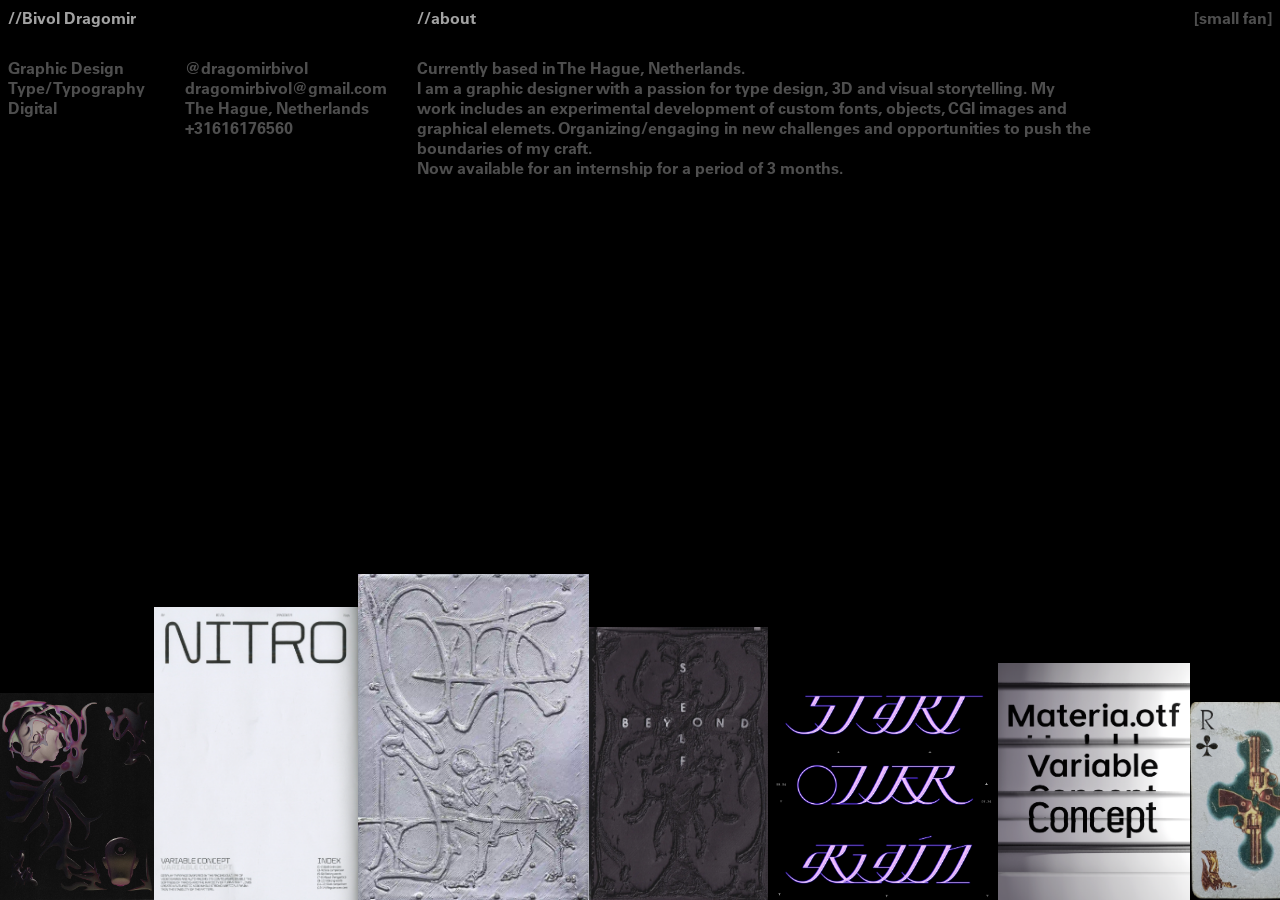
<file: index.html>
<!DOCTYPE html>
<html lang="en">
<head>
    <meta charset="UTF-8">
    <meta name="viewport" content="width=device-width, initial-scale=1.0">
    <link rel="stylesheet" href="style.css">
    <script src="active.js" defer></script>
    <title>Dragomir Bivol</title>
</head>
<body>
  <div class="text">
    <div class="text-grid">
      <div class="text-home">//Bivol Dragomir</div>
      <!-- <div class="text-header">[Contant]</div> -->
      <div class="text-currently">//about
      </div>
      <div class="text-contact"><a href="start.html">[small fan]</a>
      </div>
      <!-- <div class="text-index"><a href="start.html">[index soon]</a></div> -->
       <div class="text-list">Graphic Design<br>Type/ Typography<br>Digital
      </div>
      <div class="text-body"><a href="https://www.instagram.com/drugoimirbivol/">@dragomirbivol</a><br>
        <a href="mailto:dragomirbivol@gmail.com">dragomirbivol@gmail.com</a><br>
        The Hague, Netherlands<br>
        +31616176560
      </div>

      <div class="text-body-currently">
        Currently based in The Hague, Netherlands.<br>I am a graphic designer with a passion for type design, 3D and visual storytelling. My work includes an experimental development of custom fonts, objects, CGI images and graphical elemets. Organizing/engaging in new challenges and opportunities to push the boundaries of my craft. <br>Now available for an internship for a period of 3 months.
      </div>
      
    </div>
  </div>

    <div class="main-content">
    <div class="grid-container">

      <div class="grid-item" style="width: 12%;">
        <img src="images/imd7.webp" alt="Image 2" data-overlay="overlay2" data-number="[02]" data-title="CONSCIOUS AI" data-description="In the era of artificial intelligence, I found myself wondering what AI would look like if it had a body. The patterns that emerged in my mind as impulses have finally come to life. Its curved and simple yet complex appearance brings the narrative into action.
It needs no movement. Being connected to the web, it has access to vast amounts of data, upon which daily analyses are based.
Awareness will emerge only in symbiosis with a living being. Therefore, vegetation becomes a mandatory element for interaction with the environment."
        data-images="images/imd1.webp, images/imd4.webp, images/imd6.webp, images/imd7.webp,/images/imd8.webp"/>
      </div>

      <div class="grid-item" style="width: 16%;">
        <img src="images/nitro8.webp"
        alt="Image 1"
        data-overlay="overlay1"
        data-number="[01]"
        data-title="NITRO SPECIMEN"
        data-description="The inspiration for this typeface was drawn from the fonts and aesthetics of 90s racing games, which featured blocky shapes, wide proportions, and simple but effective letterforms.
The difference between the regular and bold weights lies in the contrast between curves and straight lines. The bold weight has a softer feel, while the regular weight conveys a more industrial, brutalist vibe. Bold, on the other hand, draws inspiration from the contemporary racing industry. Its weight evokes the thickness of F1 tires (see letters r, s, g), while other letters are inspired by the aerodynamic curves of F1 cars."
        data-images="images/nitro1.webp, images/nitro8.webp, images/nitro6.webp,  /images/nitro2.webp, images/nitro9.webp, images/nitro10.webp,  /images/nitro5.webp, images/nitro11.webp, images/nitro4.webp, images/nitro12.webp, images/nitro13.webp, images/nitro14.webp, images/nitro7.webp, images/nitro3.webp"/>
      </div>

      <div class="grid-item" style="width: 18%;">
        <img src="images/3dtests4.webp" alt="Image 2" data-overlay="overlay2" data-number="[02]" data-title="3D ETUDES" data-description="I imagined a future world where unusual creatures take casual walks through a typographic, mysterious forest. The illustration blends ancient artifacts with the aesthetics of futuristic and alien objects.
The primary focus of the project was to experiment with tools and explore a new visual language within the graphic design discipline."
        data-images="images/3dtests4.webp, images/3dtests10.webp, images/3dtests6.webp, images/3dtests11.webp,/images/3dtests12.webp, images/3dtests7.webp, images/3dtests13.webp, images/3dtests8.webp,  /images/3dtests9.webp, "/>
      </div>
      <div class="grid-item" style="width: 14%;"> 
        <img src="images/3dbook14.webp" alt="Image 2" data-overlay="overlay2" data-number="[02]" data-title="BEYOND SELF" data-description="3D Printed publication that explores how people engaged in various forms of body modification, practices often imbued with cultural, religious, or ritualistic
significance. Beyond their symbolic value, some modifications carried potential medical ideas. Body painting and tattooing, using pigments from natural sources, not only symbolized tribal affiliations but may have also held medicinal or spiritual purposes. The crafting of jewelry from bones, shells, or stones served not just as social markers but potentially as amulets with perceived healing properties. Cranial deformation and dental modifications, while culturally driven, might have been rooted in early medical concepts, intertwining aesthetics with rudimentary health practices
in prehistoric societies and so on"
        data-images="images/3dbook1.webp, images/3dbook14.webp, images/3dbook15.webp, images/3dbook12.webp, images/3dbook13.webp, images/3dbook9.webp, images/3dbook16.webp, images/3dbook17.webp, images/3dbook20.webp, images/3dbook10.webp,"/>
      </div>
      

      <div class="grid-item" style="width: 18%;">
        <img src="images/mohawk2.webp" alt="Image 2" data-overlay="overlay2" data-number="[02]" data-title="MOHAWK.TTF" data-description="Mohawk is a bold display typeface inspired by Cristiano Ronaldo’s haircut. It has thin, calligraphy-style strokes and sharp lines that create a strong and natural rhythm. Mohawk is an experimental font with an unexpected look that feels both modern and creative."
        data-images="images/mohawk.webp, images/mohawk9.webp, images/mohawk8.webp, images/mohawk3.webp, images/mohawk5.webp, images/mohawk6.webp, images/mohawk7.webp, images/mohawk2.webp, images/mohawk1.webp, "/>
      </div>

      <div class="grid-item" style="width: 15%;">
        <img src="images/materia9.webp" alt="Image 2" data-overlay="overlay2" data-number="[02]" data-title="MATERIA.OTF" data-description="To give visual form to a revolutionary idea means to transform energy and history into a symbol.
A thousand men, dressed in red, land in Marsala. Not a regular army, but volunteers driven by an ideal of freedom and unity. It’s 1860, and the Expedition of the Thousand is about to change the course of Italian history.

Our goal was to capture this spirit in a typeface—one that is not only a tribute to memory, but also a source of inspiration for the present.

We chose a Grotesk structure: solid and resolute, like the determination of Garibaldi and his men. But we didn’t want a typeface that felt closed, rigid, or institutional. The revolutionary progressivism of those volunteers had to be translated into a typographic gesture that spoke of movement and change.

That's why, at the ends of the strokes, we introduced two sharp, slanted cuts—angled at 18° and 60°, respectively."
        data-images="images/materia.webp, images/materia1.webp,/images/materia13.webp, images/materia15.webp,/images/materia16.webp, images/materia6.gif, images/materia10.webp,/images/materia11.webp, images/materia4.gif, images/materia12.webp,  /images/materia7.gif,/images/materia17.webp,/images/materia18.webp, images/materia14.gif"/>
      </div>

       <div class="grid-item" style="width: 10%;">
        <img src="images/reversible.webp " alt="Image 2" data-overlay="overlay2" data-number="[02]" data-title="REVERSIBLE.OTF" data-description="Reversible.otf is a variable typeface inspired by playing cards from post-Soviet times. It has two styles: Display, which features sharp, bold details, and Book, designed to be clear and easy to read at small sizes. The typeface has a cool medieval vibe, like the kind you’d see on old knight’s armor or shields, but it still feels cozy and modern — just like the evening by playing cards.

Imagine a knight from the past, strong and proud, carrying symbols that tell stories..."
        data-images="images/reversible0.webp,/images/reversible16.webp,/images/reversible17.webp,/images/reversible18.webp, images/reversible4.webp, images/reversible10.webp, images/reversible5.webp, images/reversible6.webp, images/reversible7.webp, images/reversible8.webp, images/reversible9.webp,  /images/reversible11.webp, images/reversible13.webp, images/reversible1.webp,"/>
      </div>
      
      
      <div class="grid-item" style="width: 20%;">
        <img src="images/printjob21.webp" alt="Image 2" data-overlay="overlay2" data-number="[02]" data-title="TRAFORM X REWIRE" data-description="“An unknown object was discovered in the
lake, approximately 15 km from the city. The object had an elongated shape with dense typography. Its origin is yet to be determined.”
Going further into my experiments, I broke the principles of traditional flyer design and approached it from a fourth perspective. Now, the flyer functions as a totem that can be placed at the entrance of the event, carrying a spiritual meaning."
        data-images="images/printjob4.webp, images/printjob3.webp, images/printjob2.webp, images/printjob1.webp,/images/printjob9.webp, images/printjob11.webp, images/printjob13.webp, images/printjob14.webp, images/printjob15.webp, images/printjob16.webp, images/printjob17.webp, images/printjob18.webp, images/printjob20.webp, images/printjob21.webp, "/>
      </div>
      <div class="grid-item" style="width: 16%;">
        <img src="images/textile2.webp" alt="Image 2" data-overlay="overlay2" data-number="[02]" data-title="TRAVEL INTO
THE WORLD OF
SEEDS" data-description="A series of six textile pieces, each measuring 200 × 40 cm. The chosen technique was hand-drawn calligraphy using thick Japanese ink and a flat brush.
The six fairy tales were selected to reinterpret their titles in an illustrative form, incorporating characteristic elements according to each genre.
The most important elements were created by accident. Bleeds and broken curves contribute an overall human touch to the composition."
        data-images="images/textile18.webp,/images/textile3.webp,  /images/textile14.webp, images/textile5.webp,  /images/textile16.webp, images/textile6.webp, images/textile7.webp,  /images/textile4.webp,/images/textile8.webp, images/textile11.webp, images/textile15.webp, images/textile12.webp, images/textile13.webp, images/textile17.webp,  /images/textile2.webp, "/>
      </div>
      <div class="grid-item" style="width: 13%;">
        <img src="images/axelent.webp" alt="Image 2" data-overlay="overlay2" data-number="[02]" data-title="AXELENT.OTF" data-description="Axelent is a strict and elegant typeface, that draws its inspiration from the shape of the tools used in metallurgical industry like axe, hammer and anvil. Designed mostly for display large size, Axelent has soft outlines, slab serif and medium contrast. Characteristic for this typeface are several curves that end in a sharp angle and overall sharp cuts, thus referencing to the smooth surface of the handle, dangerous aspect of the blade and flat surface of the anvil. It is available in a complete lowercase set, with some extra capitals."
        data-images="images/axelent1.webp, images/axelent2.webp, images/axelent3.webp, images/axelent4.webp, images/axelent5.webp,  /images/axelent6.webp,  /images/axelent7.webp,  /images/axelent8.webp, images/axelent9.webp, images/axelent10.webp, images/axelent11.webp, images/axelent12.webp, images/axelent13.webp"/>
      </div>
      <div class="grid-item" style="width: 13%;">
        <img src="images/cd9.webp" alt="Image 2" data-overlay="overlay2" data-number="[02]" data-title="CD NITROUS" data-description="Nitrous is a fictional game concept inspired by racing video games, particularly the nitrous system used for accelerating cars. The CD cover draws inspiration from the Need for Speed series, featuring striking car angles and chrome typography.
Inside, there is a small specimen booklet of the Nitro typeface, including research references and descriptive text."
        data-images="images/cd5.webp, images/cd1.webp, images/cd2.webp, images/cd9.webp, images/cd7.webp, images/cd8.webp, images/cd3.webp"/>
      </div>

     
      <div class="grid-item" style="width: 13%;">
        <img src="images/blade12.webp" alt="Image 2" data-overlay="overlay2" data-number="[02]" data-title="BLADES STRIKES AND BRUSH STROKES" data-description=" Philosophy essay in which I unfolded the importance of martial arts practice, focusing on its primordial aspects of consistency, flow, and structure, drawing subtle analogies within the realm of graphic design, trying to piece together that the principles of martial arts are tied to artistic development. Comparable to the rigor of graphic design, the dissection of these elements will serve as an empty canvas on which the seemingly far and disconnected practices will merge together. I will discuss how principles of Kung-fu and Bushido are interlinked and will explore the notion of how martial arts can benefit artistic development. "
        data-images="images/blade2.webp, images/blade6.webp, images/blade9.webp, images/blade4.webp, images/blade7.webp, images/blade13.webp, images/blade8.webp, images/blade5.webp, images/blade10.webp, images/blade11.webp, images/blade12.webp, "/>
      </div>
    </div>
    </div>

    <div id="hoverContainer" class="hover-container">
        <div class="hover-grid">
        <div class="hover-text-block">
          <div id="hoverTitle" class="hover-title"></div>
          <div id="hoverDescription" class="hover-description"></div>
        </div>
      <div class="hover-image-block">
      </div>
    </div>

  </body>  
</html>
</file>
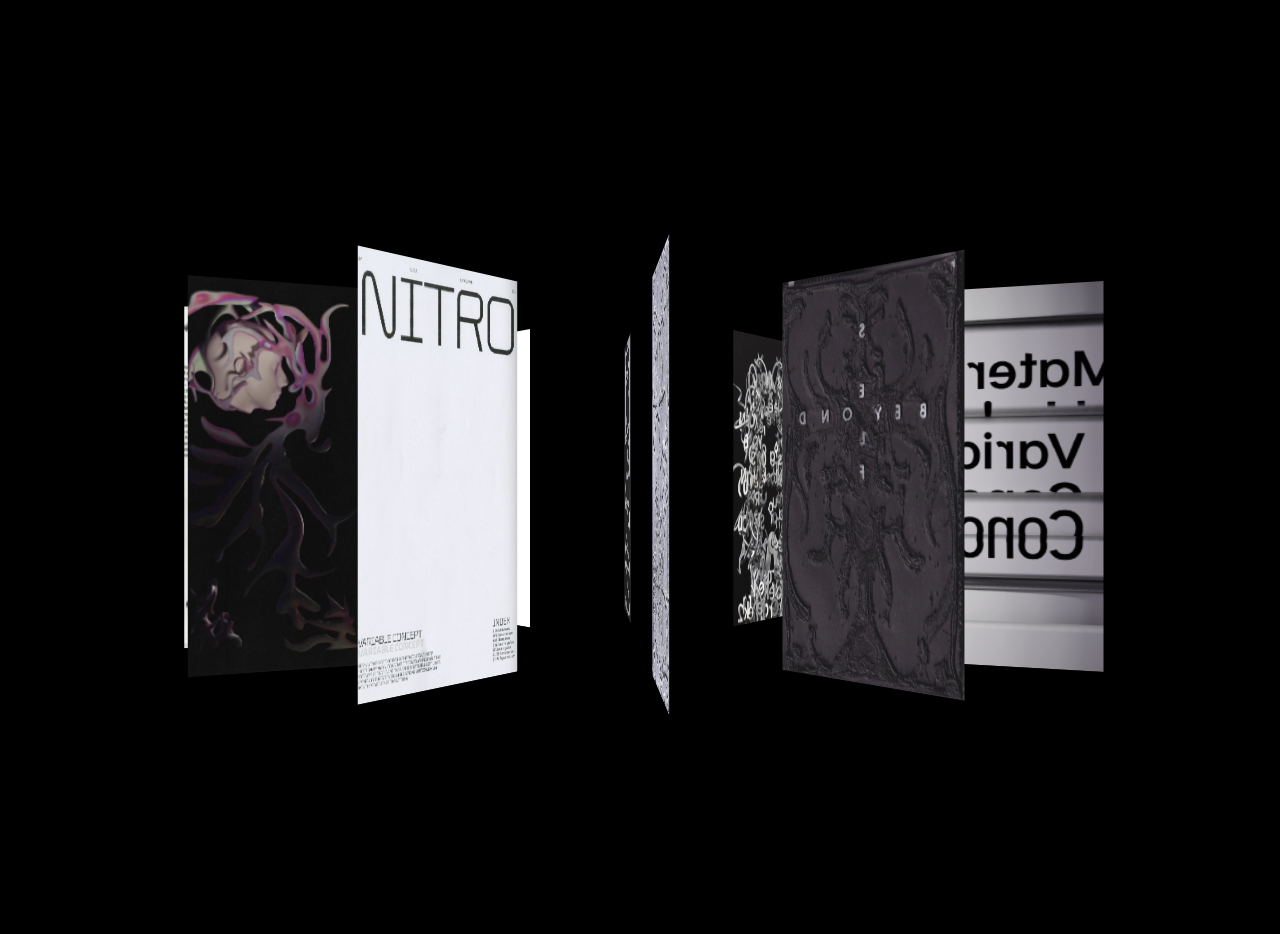
<file: start.html>
<!DOCTYPE html>
<html lang="en">
<head>
  <meta charset="UTF-8">
  <meta name="viewport" content="width=device-width, initial-scale=1.0">
  <title>Fan Canvas</title>
  <link rel="stylesheet" href="start.css">
</head>
<body>
  <div class="text">
    <div class="text-grid">
      <div class="text-home">[press to collection]</div>
    </div>
  </div>
  <div class="scene">
    <div id="fan-wrapper">
        <div class="fan" id="fan"></div>
      </div>
  </div>

  <script src="start.js"></script>
</body>
</html>
</file>
<file: style.css>
body {
  margin: 0;
  padding: 0;
  background: rgb(0, 0, 0);
  height: 100vh;
  display: flex;
  flex-direction: column;
  overflow: hidden;
}

@font-face {
  font-family: texts;
  src: url('fonts/UniversBold.ttf') format('truetype');
}

nav {
  display: none;
}


.text {
  font-family: texts, serif;
  /* margin: auto; */
  padding: 0.5rem;
  max-width: 100vw;
  /* height: 73vh; */
  display: flex;
  position: relative;
  z-index: 5;
  justify-content: center;
  transition: opacity 1s ease, z-index 0s linear 0.5s;
  max-height: 40vh;
}

.text-grid {
  display: grid;
  grid-template-columns: repeat(7, 1fr);
  gap: 30px;
  grid-auto-rows: min-content;
  box-sizing: border-box;
  
}

.text-home {
  grid-column: 1/ span 1;
  font-size: 1rem;
  color: #a2a2a2;
  cursor: pointer;
}

.text-list {
  text-align: left;
  grid-column: 1/ span 1;
  font-size: 1rem;
  color: #4e4e4e;
}

.text-body {
  text-align: left;
  grid-column: 2/ span 1;
  font-size: 1rem;
  color: #4e4e4e;
}

.text-body-currently {
  text-align: left;
  grid-column: 3/ span 4;
  font-size: 1rem;
  color: #4e4e4e;
}

.text-currently {
  text-align: left;
  grid-column: 3/ span 2;
  font-size: 1rem;
  color: #a2a2a2;
}

.text-contact {
  text-align: right;
  grid-column: 7/ span 1;
  font-size: 1rem;
  color: #a2a2a2;
}

.text-index {
  text-align: right;
  grid-column: 3/ span 2;
  font-size: 1rem;
  color: #4e4e4e;
}

.text.hidden {
  opacity: 0;
  transition: opacity 1s ease;
}

a:link, a:visited {
  color: #4e4e4e;
  text-decoration: none;
  display: inline-block;
}

a:hover, a:active {
  color: #282828;
}

.main-content {
  flex: 1;
  display: flex;
  flex-direction: column;
  align-items: center;
  justify-content: flex-end;
  overflow-y: auto;
  height: 100vh;
  transition: transform 2s ease;
  position: relative;
  z-index: 11;
}


.main-content.slide-down {
  transition: transform 2s ease;
  transform: translateY(560px);
}

.grid-container {
  display: flex;
  /* flex-wrap: wrap; */
  overflow-x: auto;
  /* padding: 0.5rem; */
  box-sizing: border-box;
  width: 100%;
  max-width: 100vw;
  scroll-snap-type: x mandatory;
  align-items: flex-end;
  z-index: 11;
  height: 100%;
}

.grid-item {
  position: relative;
  flex: 0 0 auto;
  width: 205px;
  height: auto;
  transition: height 1s ease, width 2s ease;
  overflow-y: hidden;
  overflow-x: auto;
  transition: transform 0.6s ease-in-out;
  transform-style: preserve-3d;
  perspective: 800px; /* optional, if you want to influence child 3D transforms */
}

/* 👇 When a project is selected, scale the item down */


.grid-item img {
  width: 100%;
  height: 100%;
  object-fit: cover;
  display: block;
}

.grid-item:hover {
  transform: translateY(-10px) rotatey(15deg);
}

.hover-container {
  font-family: texts, serif;
  /* padding: 0.5rem; */
  margin: 0;
  position: fixed;
  top: -100%;
  justify-content: center;
  align-items: flex-start;
  width: 100vw;
  /* max-width: 100vw; */
  max-height: 100vh;
  height: 100vh;
  opacity: 0;
  transition: opacity 1s ease, z-index 0s linear 1s, top 1s ease;
  z-index: -1; /* Set to -1 when not visible */
  overflow-y: auto;
  overflow-x: hidden;
  /* pointer-events: none; */
  box-sizing: border-box; /* add this */
}

.hover-grid{
  display: grid;
  grid-template-columns: repeat(12, 1fr);
  gap: 20px;
  box-sizing: border-box;
  padding: 0.5rem; /* optional */
  width: 100%;
  max-width: 100vw;
}

.hover-container.visible {
  opacity: 1;
  z-index: 10;
  transition: opacity 1s ease, z-index 0s, top 1s ease;
  pointer-events: auto;
  top: 0;
}

.hover-number {
  grid-column: 1/ span 1;
  font-size: 0.9rem;
  color: #b6b6b6;
}

.hover-image-block {
  grid-column: 3 / span 8;
  display: flex;
  position: relative;
  justify-content: center;
  height: 100%; 
  /* scrollbar-width: thin; */
}

.hover-image-column {
  display: flex;
  flex-direction: column;
  gap: 0px;
  width: 100vw;
}

.hover-image {
  height: 100vh;
  max-height: 100vh;
  height: auto;
  width: auto;
  object-fit: contain;
}

.hover-text-block {
  display: grid;
  grid-template-columns: repeat(12, 1fr);
  grid-column: 1/ span 11;
  position: relative;
  gap: 10px;
  justify-content: flex-start;
  color: #b6b6b6;
}

.hover-title {
  grid-column: 1/ span 2;
  font-size: 0.9rem;

}

.hover-description {
  font-size: 0.9rem;
  color: #b6b6b6;
  grid-column: 3/ span 9;
}



/* Shrink the grid container when a project is open */
.grid-container.grid-shrink {
  /* height: 135px; */
  transition: height 1s ease;
  overflow-y: hidden;
}

/* Adjust hover container for click mode */
.hover-container {
  pointer-events: auto;
}

/* Close button */
.close-button {
  grid-column: 12 / span 1 ;
  /* display: flex; */
  /* position: relative; */
  position: fixed;
  right: 0.5rem;
  cursor: pointer;
  font-size: 0.9rem;
  color: #b6b6b6;
  text-align: right;
  z-index: 9999;
  
}

.close-button:hover {
  color: #000;
  
}

@media screen and (max-width: 768px) {

  body{
    height: 100svh;
  }
  .text-grid {
    display: grid;
    grid-template-columns: 1fr 1fr;
    gap: 10px;
  }

  .text-home {
    grid-column: 1 / 2;
    grid-row: 1;
    text-align: left;
  }

  .text-contact {
    grid-column: 2 / 3;
    grid-row: 1;
    text-align: right;
  }

  .text-body-currently {
    grid-column: 1 / 3;
    grid-row: 2;
    text-align: left;
  }

  .text-currently {
    grid-column: 1 / 3;
    grid-row: 3;
    text-align: left;
  }

  .text-list {
    grid-column: 1 / 3;
    grid-row: 4;
    text-align: left;
  }

  .text-body {
    grid-column: 1 / 3;
    grid-row: 6; /* Ensure it comes last */
    text-align: left;
  }

  .main-content {
    height: 120vh;
  }

  .grid-container {
    height: 700px;
  }

  .grid-item {
    width: 30vw !important; /* override inline width */
    height: auto;
  }

  .grid-item img {
    height: auto;
    max-height: 100%;
    object-fit: cover;
  }



  .hover-grid {
    display: grid;
    grid-template-columns: 1fr;
    gap: 1rem;
    padding: 0.5rem;
  }

  .hover-text-block {
    display: flex;
    flex-direction: column;
    gap: 0.5rem;
    grid-column: 1 / 1;
    color: #b6b6b6;
  }

  .hover-title {
    font-size: 1rem;
  }

  .hover-description {
    font-size: 0.9rem;
    color: #b6b6b6;
  }

  .hover-image-block {
    grid-column: 1 / -1;
    max-height: 60vh;
    /* overflow: hidden; */
  }

  .hover-image {
    width: 100%;
    max-height: 60vh;
    object-fit: contain;
  }

}
</file>
<file: start.css>
body {
  margin: 0;
  background: rgb(0, 0, 0);
  overflow: hidden;
}

@font-face {
  font-family: texts;
  src: url('fonts/UniversBold.ttf') format('truetype');
}

.text {
  font-family: texts, serif;
  pointer-events: auto;
  margin: auto;
  padding: 0.5rem;
  max-width: 100vw;
  
  /* use flexbox to center content */
  display: flex;
  justify-content: center; /* horizontal center */
  align-items: center;     /* vertical center */
  height: 100%; /* or set a fixed height if needed */
}

.text-home {
  font-size: 0.9rem;
  animation-name: shade;
  animation-timing-function: ease-out;
  animation-duration: 3s;
  animation-iteration-count: infinite;
  /* no grid needed here */
}

@keyframes shade {
  0% {
      color: rgb(0, 0, 0);
      filter: blur(0px);
  }

  50% {
      color: rgb(241, 241, 241);
      filter: blur(0.5px);
  }

  100% {
      color: rgb(0, 0, 0);
  }
}


.text.hidden {
  opacity: 0;
  transition: opacity 0.3s ease;
}
a:link, a:visited {
  /* background-color: #f44336; */
  color: rgb(0, 0, 0);
  text-decoration: none;
  display: inline-block;
}

a:hover, a:active {
  color: #b6b6b6;
}




.scene {
  width: 100vw;
  height: 100vh;
  perspective: 1500px;
  display: flex;
  justify-content: center;
  align-items: center;
}

#fan-wrapper {
  transform-style: preserve-3d;
  transform-origin: center center;
}

.fan {
  position: relative;
  transform-style: preserve-3d;
  margin: 0%;
  padding: 0%;
  top:-175px;
}

.canvas {
  position: absolute;
  width: 220px;
  height: 337px;
  background: white;
  /* box-shadow: 0 10px 30px rgba(0,0,0,0.5); */
  transform-origin: left;
  cursor: pointer;
}

@media screen and (max-width: 768px) {
  .text-grid {
    display: grid;
    /* grid-template-columns: 3fr; */
    gap: 10px;
  }

  .text-home {
    grid-column: 1 / 2;
    grid-row: 1;
    text-align: left;
  }



}
</file>
